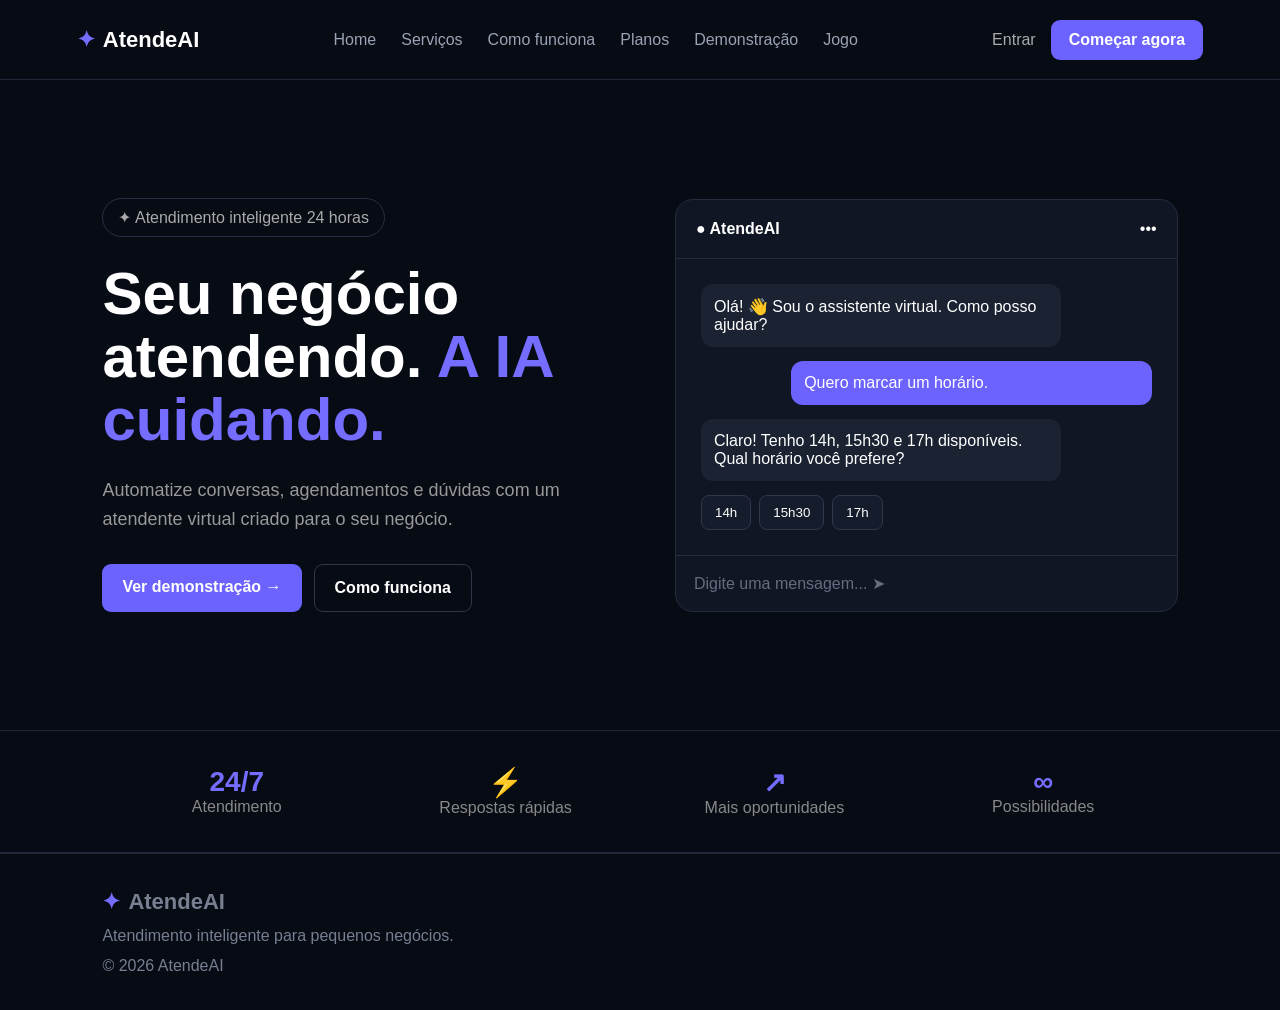
<file: index.html>
<!DOCTYPE html>
<html lang="pt-BR">

<head>
    <meta charset="UTF-8">
    <meta name="viewport" content="width=device-width, initial-scale=1.0">

    <title>AtendeAI | Atendimento Inteligente</title>

    <link rel="stylesheet" href="style.css">
</head>

<body>

<header class="navbar">

    <a href="index.html" class="logo">
        <span>✦</span> AtendeAI
    </a>

    <nav>

        <a href="index.html">Home</a>
        <a href="servicos.html">Serviços</a>
        <a href="como-funciona.html">Como funciona</a>
        <a href="planos.html">Planos</a>
        <a href="demonstracao.html">Demonstração</a>

        <a href="jogo.html">Jogo</a>
    </nav>

    <div class="nav-actions">

        <a href="login.html" class="nav-login">
            Entrar
        </a>

        <a href="cadastro.html" class="nav-button">
            Começar agora
        </a>

    </div>

</header>


<main>

<section class="hero">

    <div class="hero-text">

        <div class="badge">
            ✦ Atendimento inteligente 24 horas
        </div>

        <h1>
            Seu negócio atendendo.
            <span>A IA cuidando.</span>
        </h1>

        <p>
            Automatize conversas, agendamentos e dúvidas
            com um atendente virtual criado para o seu negócio.
        </p>

        <div class="hero-buttons">

            <a href="demonstracao.html" class="button primary">
                Ver demonstração →
            </a>

            <a href="como-funciona.html" class="button secondary">
                Como funciona
            </a>

        </div>

    </div>


    <div class="chat-card">

        <div class="chat-header">
            <strong>● AtendeAI</strong>
            <span>•••</span>
        </div>

        <div class="chat-content">

            <div class="message bot">
                Olá! 👋 Sou o assistente virtual.
                Como posso ajudar?
            </div>

            <div class="message user">
                Quero marcar um horário.
            </div>

            <div class="message bot">
                Claro! Tenho 14h, 15h30 e 17h disponíveis.
                Qual horário você prefere?
            </div>

            <div class="quick-buttons">
                <button>14h</button>
                <button>15h30</button>
                <button>17h</button>
            </div>

        </div>

        <div class="chat-input">
            Digite uma mensagem...
            <span>➤</span>
        </div>

    </div>

</section>


<section class="stats">

    <div>
        <strong>24/7</strong>
        <span>Atendimento</span>
    </div>

    <div>
        <strong>⚡</strong>
        <span>Respostas rápidas</span>
    </div>

    <div>
        <strong>↗</strong>
        <span>Mais oportunidades</span>
    </div>

    <div>
        <strong>∞</strong>
        <span>Possibilidades</span>
    </div>

</section>

</main>


<footer>

    <div class="logo">
        <span>✦</span> AtendeAI
    </div>

    <p>
        Atendimento inteligente para pequenos negócios.
    </p>

    <span>
        © 2026 AtendeAI
    </span>

</footer>

</body>
</html>
</file>
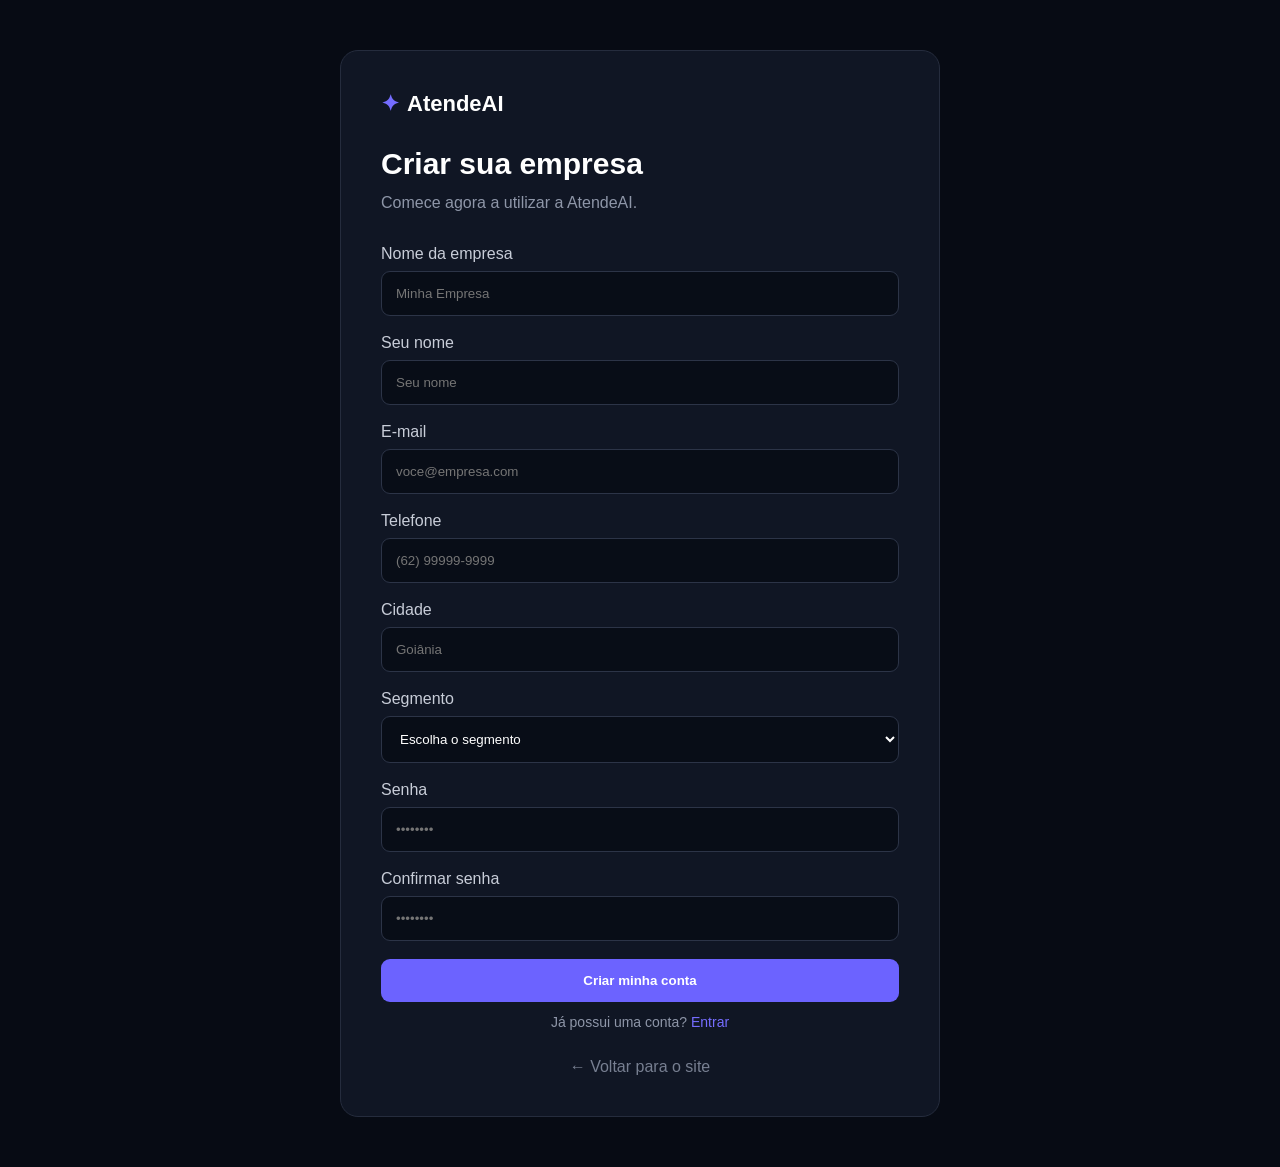
<file: cadastro.html>
<!DOCTYPE html>
<html lang="pt-BR">

<head>

    <meta charset="UTF-8">
    <meta name="viewport" content="width=device-width, initial-scale=1.0">

    <title>AtendeAI | Criar empresa</title>

    <link rel="stylesheet" href="style.css">

</head>

<body class="auth-page">


<div class="auth-card">

    <a href="index.html" class="logo">
        <span>✦</span> AtendeAI
    </a>


    <h1>
        Criar sua empresa
    </h1>

    <p>
        Comece agora a utilizar a AtendeAI.
    </p>


    <form id="cadastroForm">


        <label>
            Nome da empresa

            <input
                type="text"
                placeholder="Minha Empresa"
                required
            >

        </label>


        <label>
            Seu nome

            <input
                type="text"
                placeholder="Seu nome"
                required
            >

        </label>


        <label>
            E-mail

            <input
                type="email"
                placeholder="voce@empresa.com"
                required
            >

        </label>


        <label>
            Telefone

            <input
                type="tel"
                placeholder="(62) 99999-9999"
            >

        </label>


        <label>
            Cidade

            <input
                type="text"
                placeholder="Goiânia"
            >

        </label>


        <label>
            Segmento

            <select>

                <option value="">
                    Escolha o segmento
                </option>

                <option>
                    Barbearia
                </option>

                <option>
                    Salão de beleza
                </option>

                <option>
                    Restaurante
                </option>

                <option>
                    Loja
                </option>

                <option>
                    Clínica
                </option>

                <option>
                    Oficina
                </option>

                <option>
                    Outro
                </option>

            </select>

        </label>


        <label>
            Senha

            <input
                type="password"
                placeholder="••••••••"
                required
            >

        </label>


        <label>
            Confirmar senha

            <input
                type="password"
                placeholder="••••••••"
                required
            >

        </label>


        <button
            type="submit"
            class="button primary full"
        >
            Criar minha conta
        </button>

    </form>


    <p class="register-text">

        Já possui uma conta?

        <a href="login.html">
            Entrar
        </a>

    </p>


    <a href="index.html" class="back-site">
        ← Voltar para o site
    </a>

</div>


</body>
</html>
</file>
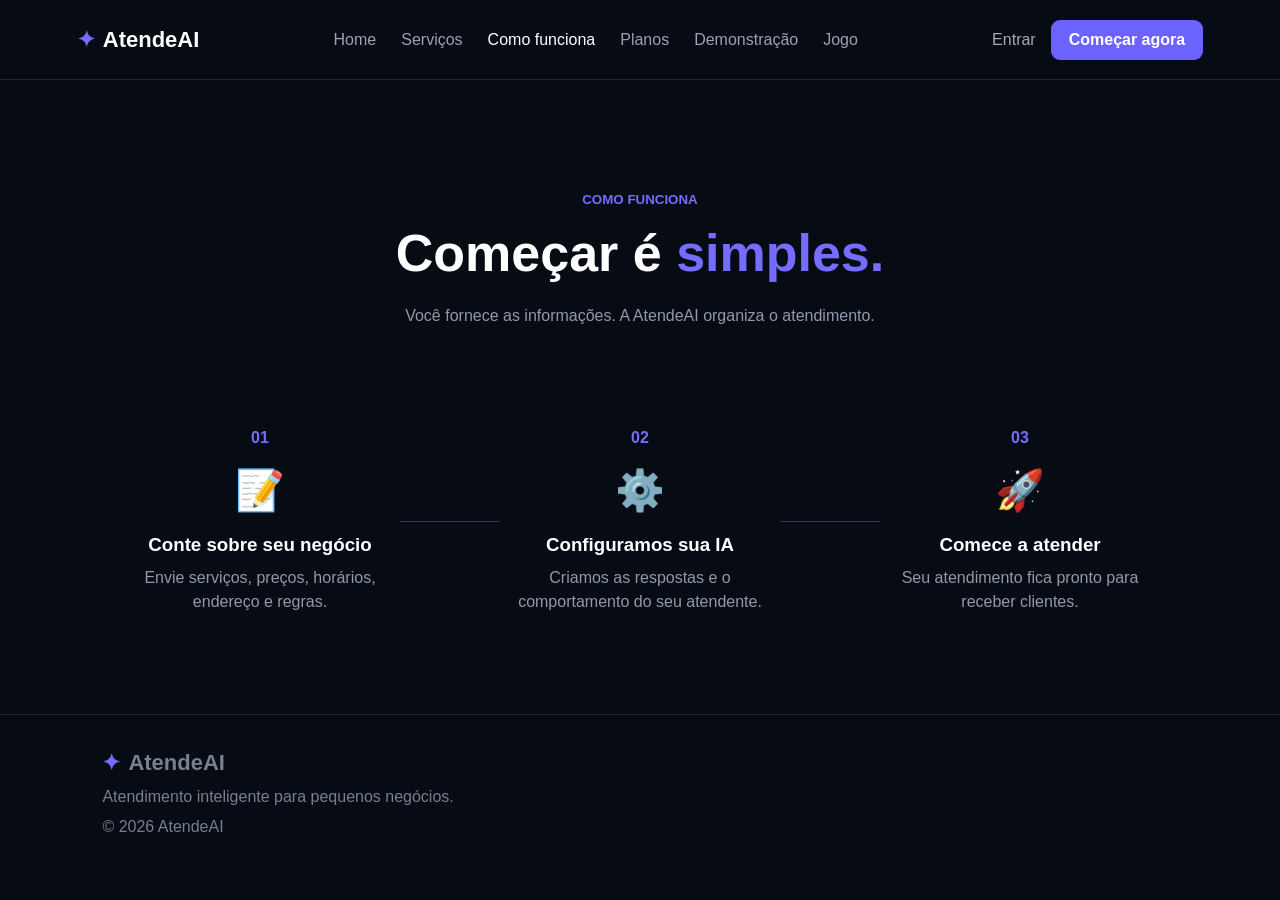
<file: como-funciona.html>
<!DOCTYPE html>
<html lang="pt-BR">

<head>

    <meta charset="UTF-8">
    <meta name="viewport" content="width=device-width, initial-scale=1.0">

    <title>AtendeAI | Como funciona</title>

    <link rel="stylesheet" href="style.css">

</head>

<body>

<header class="navbar">

    <a href="index.html" class="logo">
        <span>✦</span> AtendeAI
    </a>

    <nav>

        <a href="index.html">Home</a>
        <a href="servicos.html">Serviços</a>
        <a href="como-funciona.html" class="active">
            Como funciona
        </a>
        <a href="planos.html">Planos</a>
        <a href="demonstracao.html">Demonstração</a>

        <a href="jogo.html">Jogo</a>
    </nav>

    <div class="nav-actions">

        <a href="login.html" class="nav-login">
            Entrar
        </a>

        <a href="cadastro.html" class="nav-button">
            Começar agora
        </a>

    </div>

</header>


<main>

<section class="page-header">

    <small>COMO FUNCIONA</small>

    <h1>
        Começar é
        <span>simples.</span>
    </h1>

    <p>
        Você fornece as informações.
        A AtendeAI organiza o atendimento.
    </p>

</section>


<section class="steps">

    <div class="step">

        <span>01</span>

        <div class="step-icon">
            📝
        </div>

        <h3>
            Conte sobre seu negócio
        </h3>

        <p>
            Envie serviços, preços, horários,
            endereço e regras.
        </p>

    </div>


    <div class="line"></div>


    <div class="step">

        <span>02</span>

        <div class="step-icon">
            ⚙️
        </div>

        <h3>
            Configuramos sua IA
        </h3>

        <p>
            Criamos as respostas e o comportamento
            do seu atendente.
        </p>

    </div>


    <div class="line"></div>


    <div class="step">

        <span>03</span>

        <div class="step-icon">
            🚀
        </div>

        <h3>
            Comece a atender
        </h3>

        <p>
            Seu atendimento fica pronto para
            receber clientes.
        </p>

    </div>

</section>

</main>


<footer>

    <div class="logo">
        <span>✦</span> AtendeAI
    </div>

    <p>Atendimento inteligente para pequenos negócios.</p>

    <span>© 2026 AtendeAI</span>

</footer>

</body>
</html>
</file>
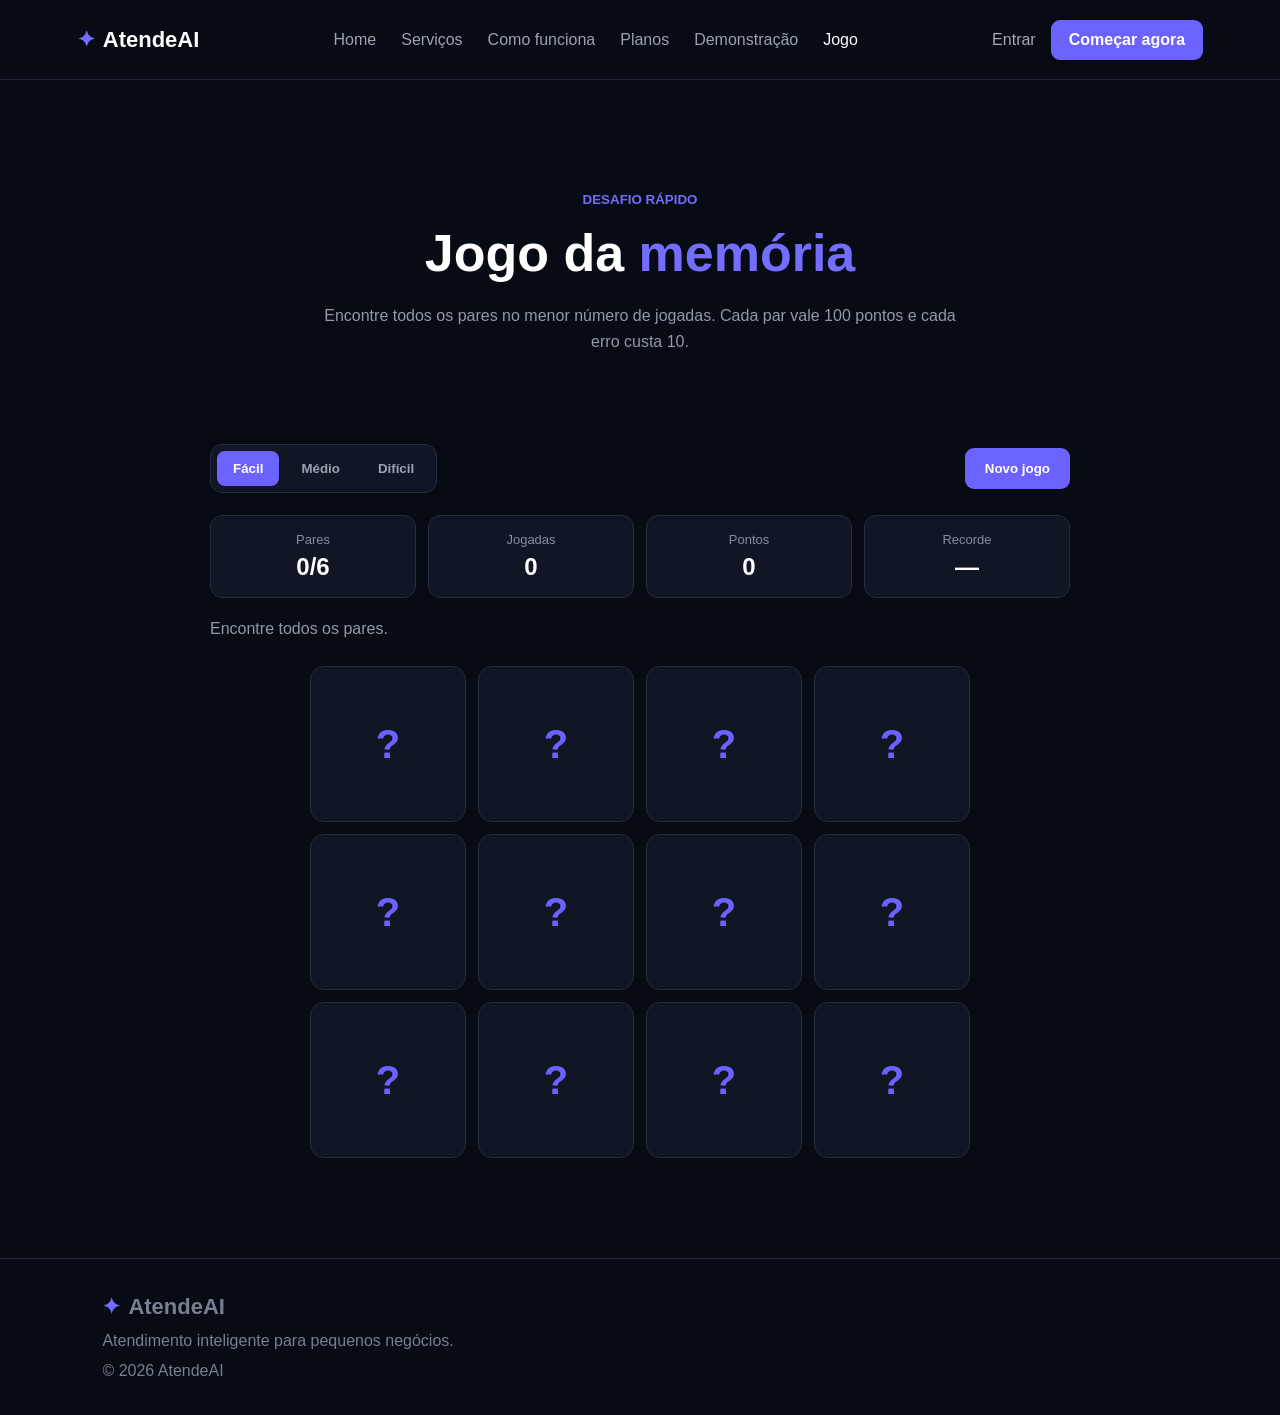
<file: jogo.html>
<!DOCTYPE html>
<html lang="pt-BR">

<head>

    <meta charset="UTF-8">
    <meta name="viewport" content="width=device-width, initial-scale=1.0">

    <title>AtendeAI | Jogo da Memória</title>

    <link rel="stylesheet" href="style.css">
    <link rel="stylesheet" href="jogo.css">

</head>

<body>

<header class="navbar">

    <a href="index.html" class="logo">
        <span>✦</span> AtendeAI
    </a>

    <nav>

        <a href="index.html">Home</a>
        <a href="servicos.html">Serviços</a>
        <a href="como-funciona.html">Como funciona</a>
        <a href="planos.html">Planos</a>
        <a href="demonstracao.html">Demonstração</a>
        <a href="jogo.html" class="active">Jogo</a>

    </nav>

    <div class="nav-actions">

        <a href="login.html" class="nav-login">
            Entrar
        </a>

        <a href="cadastro.html" class="nav-button">
            Começar agora
        </a>

    </div>

</header>


<main>

<section class="page-header">

    <small>DESAFIO RÁPIDO</small>

    <h1>Jogo da <span>memória</span></h1>

    <p>
        Encontre todos os pares no menor número de jogadas.
        Cada par vale 100 pontos e cada erro custa 10.
    </p>

</section>


<section class="game">

    <div class="game-toolbar">

        <div class="levels" id="levels">

            <button class="level-button active" data-level="facil" type="button">
                Fácil
            </button>

            <button class="level-button" data-level="medio" type="button">
                Médio
            </button>

            <button class="level-button" data-level="dificil" type="button">
                Difícil
            </button>

        </div>

        <button class="button primary new-game" id="newGame" type="button">
            Novo jogo
        </button>

    </div>


    <div class="game-stats">

        <div>
            <span>Pares</span>
            <strong id="statPairs">0/6</strong>
        </div>

        <div>
            <span>Jogadas</span>
            <strong id="statMoves">0</strong>
        </div>

        <div>
            <span>Pontos</span>
            <strong id="statPoints">0</strong>
        </div>

        <div>
            <span>Recorde</span>
            <strong id="statRecord">—</strong>
        </div>

    </div>


    <p class="game-status" id="gameStatus" role="status">
        Escolha um nível e comece a jogar.
    </p>


    <div class="board" id="board"></div>

</section>

</main>


<footer>

    <div class="logo">
        <span>✦</span> AtendeAI
    </div>

    <p>
        Atendimento inteligente para pequenos negócios.
    </p>

    <span>
        © 2026 AtendeAI
    </span>

</footer>


<script src="jogo.js"></script>

</body>
</html>
</file>
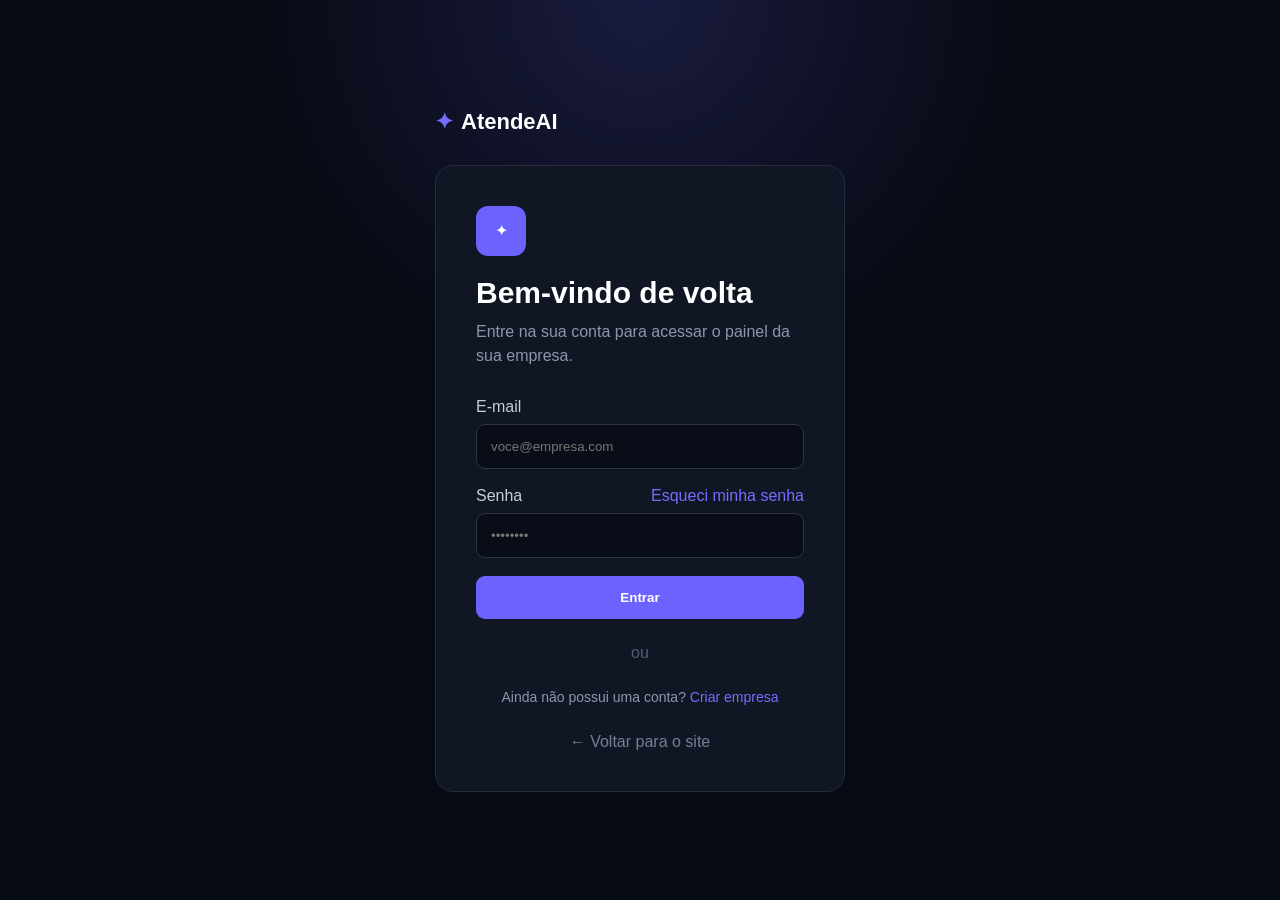
<file: login.html>
<!DOCTYPE html>
<html lang="pt-BR">

<head>

    <meta charset="UTF-8">
    <meta name="viewport" content="width=device-width, initial-scale=1.0">

    <title>AtendeAI | Login</title>

    <link rel="stylesheet" href="style.css">

</head>

<body class="login-page">


<div class="login-container">


    <div class="login-brand">

        <a href="index.html" class="logo">
            <span>✦</span> AtendeAI
        </a>

    </div>


    <div class="login-card">

        <div class="login-icon">
            ✦
        </div>

        <h1>
            Bem-vindo de volta
        </h1>

        <p>
            Entre na sua conta para acessar
            o painel da sua empresa.
        </p>


        <form id="loginForm">

            <label>
                E-mail

                <input
                    type="email"
                    id="email"
                    placeholder="voce@empresa.com"
                    required
                >

            </label>


            <label>

                <div class="password-label">

                    <span>Senha</span>

                    <a href="#">
                        Esqueci minha senha
                    </a>

                </div>

                <input
                    type="password"
                    id="senha"
                    placeholder="••••••••"
                    required
                >

            </label>


            <button
                type="submit"
                class="button primary full"
            >
                Entrar
            </button>

        </form>


        <div class="login-divider">
            <span>ou</span>
        </div>


        <p class="register-text">

            Ainda não possui uma conta?

            <a href="cadastro.html">
                Criar empresa
            </a>

        </p>


        <a href="index.html" class="back-site">
            ← Voltar para o site
        </a>

    </div>

</div>


<script src="script.js"></script>

</body>
</html>
</file>
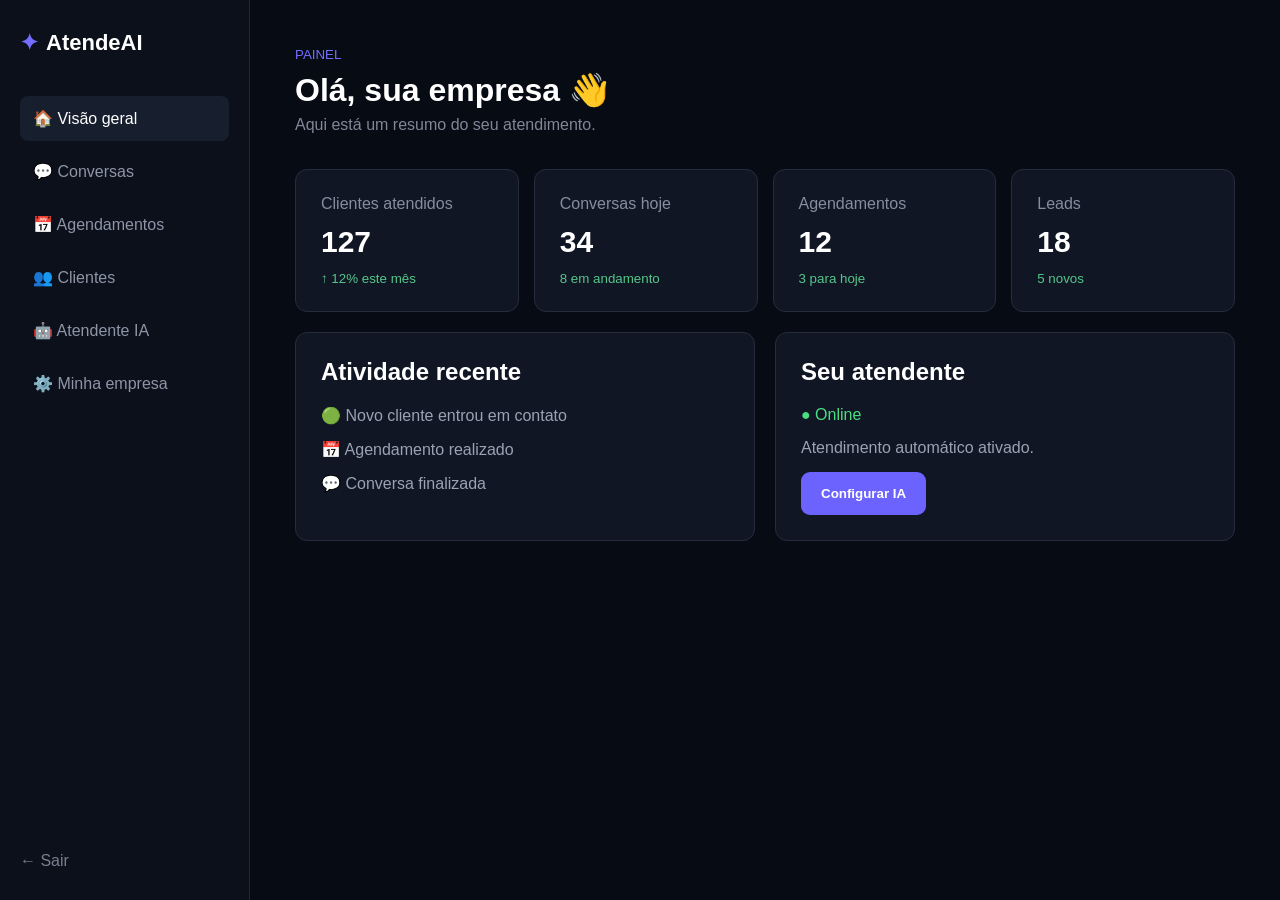
<file: painel.html>
<!DOCTYPE html>
<html lang="pt-BR">

<head>

    <meta charset="UTF-8">
    <meta name="viewport" content="width=device-width, initial-scale=1.0">

    <title>AtendeAI | Painel</title>

    <link rel="stylesheet" href="style.css">

</head>

<body class="dashboard-page">


<aside class="sidebar">

    <a href="index.html" class="logo">
        <span>✦</span> AtendeAI
    </a>


    <nav class="dashboard-menu">

        <a href="painel.html" class="active">
            🏠 Visão geral
        </a>

        <a href="#">
            💬 Conversas
        </a>

        <a href="#">
            📅 Agendamentos
        </a>

        <a href="#">
            👥 Clientes
        </a>

        <a href="#">
            🤖 Atendente IA
        </a>

        <a href="#">
            ⚙️ Minha empresa
        </a>

    </nav>


    <div class="sidebar-bottom">

        <a href="index.html">
            ← Sair
        </a>

    </div>

</aside>


<main class="dashboard-main">


<header class="dashboard-header">

    <div>

        <small>PAINEL</small>

        <h1>
            Olá, sua empresa 👋
        </h1>

        <p>
            Aqui está um resumo do seu atendimento.
        </p>

    </div>

</header>


<section class="metrics">


    <div class="metric">

        <span>Clientes atendidos</span>

        <strong>127</strong>

        <small>
            ↑ 12% este mês
        </small>

    </div>


    <div class="metric">

        <span>Conversas hoje</span>

        <strong>34</strong>

        <small>
            8 em andamento
        </small>

    </div>


    <div class="metric">

        <span>Agendamentos</span>

        <strong>12</strong>

        <small>
            3 para hoje
        </small>

    </div>


    <div class="metric">

        <span>Leads</span>

        <strong>18</strong>

        <small>
            5 novos
        </small>

    </div>


</section>


<section class="dashboard-panels">


    <div class="panel">

        <h2>
            Atividade recente
        </h2>

        <p>
            🟢 Novo cliente entrou em contato
        </p>

        <p>
            📅 Agendamento realizado
        </p>

        <p>
            💬 Conversa finalizada
        </p>

    </div>


    <div class="panel">

        <h2>
            Seu atendente
        </h2>

        <div class="status-online">
            ● Online
        </div>

        <p>
            Atendimento automático ativado.
        </p>

        <button class="button primary">
            Configurar IA
        </button>

    </div>


</section>


</main>

</body>
</html>
</file>
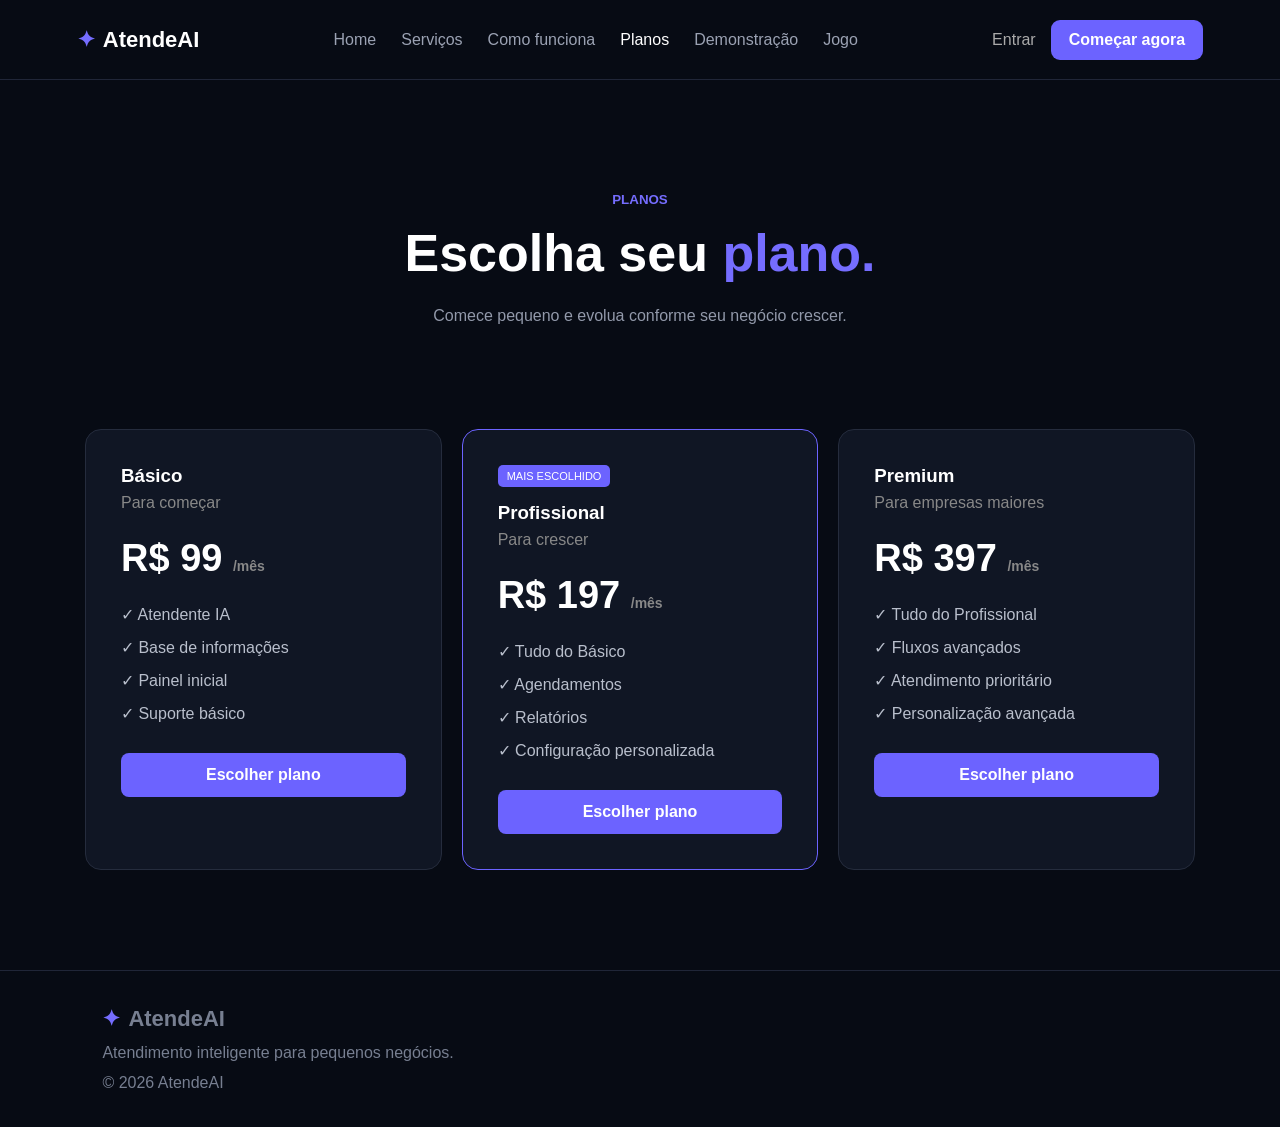
<file: planos.html>
<!DOCTYPE html>
<html lang="pt-BR">

<head>

    <meta charset="UTF-8">
    <meta name="viewport" content="width=device-width, initial-scale=1.0">

    <title>AtendeAI | Planos</title>

    <link rel="stylesheet" href="style.css">

</head>

<body>

<header class="navbar">

    <a href="index.html" class="logo">
        <span>✦</span> AtendeAI
    </a>

    <nav>

        <a href="index.html">Home</a>
        <a href="servicos.html">Serviços</a>
        <a href="como-funciona.html">Como funciona</a>
        <a href="planos.html" class="active">Planos</a>
        <a href="demonstracao.html">Demonstração</a>

        <a href="jogo.html">Jogo</a>
    </nav>

    <div class="nav-actions">

        <a href="login.html" class="nav-login">
            Entrar
        </a>

        <a href="cadastro.html" class="nav-button">
            Começar agora
        </a>

    </div>

</header>


<main>

<section class="page-header">

    <small>PLANOS</small>

    <h1>
        Escolha seu
        <span>plano.</span>
    </h1>

    <p>
        Comece pequeno e evolua conforme seu negócio crescer.
    </p>

</section>


<section class="plans">


    <div class="plan">

        <h3>Básico</h3>

        <p>Para começar</p>

        <strong>
            R$ 99
            <small>/mês</small>
        </strong>

        <ul>
            <li>✓ Atendente IA</li>
            <li>✓ Base de informações</li>
            <li>✓ Painel inicial</li>
            <li>✓ Suporte básico</li>
        </ul>

        <a href="cadastro.html" class="plan-button">
            Escolher plano
        </a>

    </div>


    <div class="plan featured">

        <div class="popular">
            MAIS ESCOLHIDO
        </div>

        <h3>Profissional</h3>

        <p>Para crescer</p>

        <strong>
            R$ 197
            <small>/mês</small>
        </strong>

        <ul>
            <li>✓ Tudo do Básico</li>
            <li>✓ Agendamentos</li>
            <li>✓ Relatórios</li>
            <li>✓ Configuração personalizada</li>
        </ul>

        <a href="cadastro.html" class="plan-button">
            Escolher plano
        </a>

    </div>


    <div class="plan">

        <h3>Premium</h3>

        <p>Para empresas maiores</p>

        <strong>
            R$ 397
            <small>/mês</small>
        </strong>

        <ul>
            <li>✓ Tudo do Profissional</li>
            <li>✓ Fluxos avançados</li>
            <li>✓ Atendimento prioritário</li>
            <li>✓ Personalização avançada</li>
        </ul>

        <a href="cadastro.html" class="plan-button">
            Escolher plano
        </a>

    </div>


</section>

</main>


<footer>

    <div class="logo">
        <span>✦</span> AtendeAI
    </div>

    <p>Atendimento inteligente para pequenos negócios.</p>

    <span>© 2026 AtendeAI</span>

</footer>

</body>
</html>
</file>
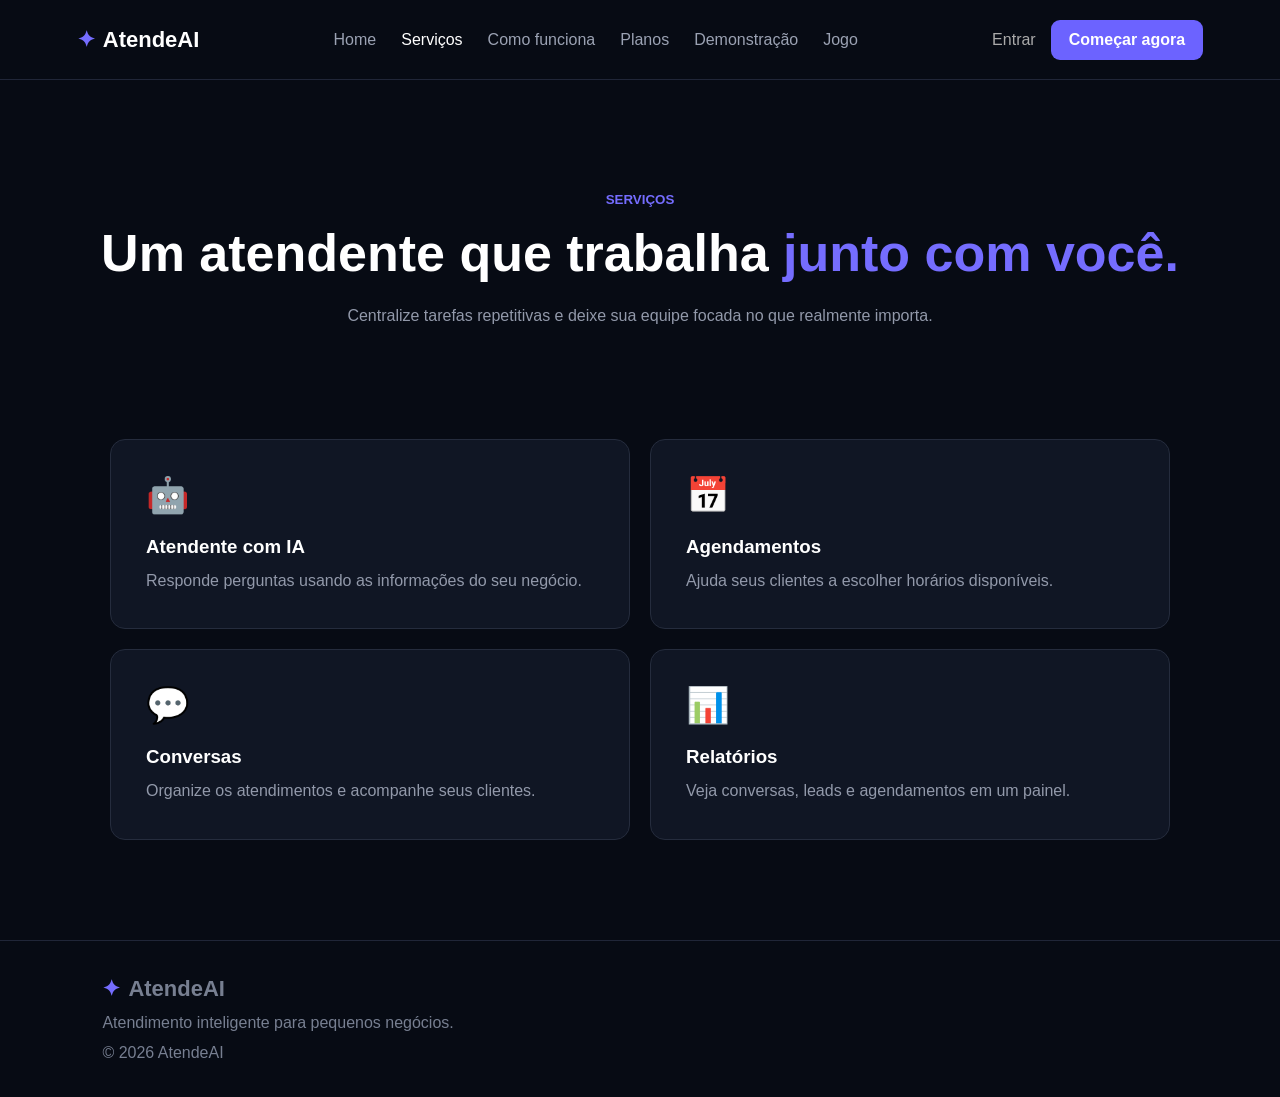
<file: servicos.html>
<!DOCTYPE html>
<html lang="pt-BR">

<head>

    <meta charset="UTF-8">
    <meta name="viewport" content="width=device-width, initial-scale=1.0">

    <title>AtendeAI | Serviços</title>

    <link rel="stylesheet" href="style.css">

</head>

<body>

<header class="navbar">

    <a href="index.html" class="logo">
        <span>✦</span> AtendeAI
    </a>

    <nav>
        <a href="index.html">Home</a>
        <a href="servicos.html" class="active">Serviços</a>
        <a href="como-funciona.html">Como funciona</a>
        <a href="planos.html">Planos</a>
        <a href="demonstracao.html">Demonstração</a>
        <a href="jogo.html">Jogo</a>
    </nav>

    <div class="nav-actions">

        <a href="login.html" class="nav-login">
            Entrar
        </a>

        <a href="cadastro.html" class="nav-button">
            Começar agora
        </a>

    </div>

</header>


<main>

<section class="page-header">

    <small>SERVIÇOS</small>

    <h1>
        Um atendente que trabalha
        <span>junto com você.</span>
    </h1>

    <p>
        Centralize tarefas repetitivas e deixe sua equipe
        focada no que realmente importa.
    </p>

</section>


<section class="services">

    <div class="service-card">

        <div class="service-icon">🤖</div>

        <h3>Atendente com IA</h3>

        <p>
            Responde perguntas usando as informações
            do seu negócio.
        </p>

    </div>


    <div class="service-card">

        <div class="service-icon">📅</div>

        <h3>Agendamentos</h3>

        <p>
            Ajuda seus clientes a escolher horários
            disponíveis.
        </p>

    </div>


    <div class="service-card">

        <div class="service-icon">💬</div>

        <h3>Conversas</h3>

        <p>
            Organize os atendimentos e acompanhe
            seus clientes.
        </p>

    </div>


    <div class="service-card">

        <div class="service-icon">📊</div>

        <h3>Relatórios</h3>

        <p>
            Veja conversas, leads e agendamentos
            em um painel.
        </p>

    </div>

</section>

</main>


<footer>

    <div class="logo">
        <span>✦</span> AtendeAI
    </div>

    <p>Atendimento inteligente para pequenos negócios.</p>

    <span>© 2026 AtendeAI</span>

</footer>

</body>
</html>
</file>
<file: style.css>
* {
    margin: 0;
    padding: 0;
    box-sizing: border-box;
}

body {
    font-family: Arial, Helvetica, sans-serif;
    background: #070b14;
    color: #fff;
}

a {
    text-decoration: none;
    color: inherit;
}

button,
input,
select {
    font-family: inherit;
}

.navbar {
    height: 80px;
    padding: 0 6%;

    display: flex;
    align-items: center;
    justify-content: space-between;

    border-bottom: 1px solid #202638;

    background: #070b14;
}

.logo {
    display: flex;
    align-items: center;
    gap: 8px;

    font-size: 22px;
    font-weight: 800;
}

.logo span {
    color: #756dff;
}

.navbar nav {
    display: flex;
    gap: 25px;
}

.navbar nav a {
    color: #9ba2b3;
    transition: .2s;
}

.navbar nav a:hover,
.navbar nav .active {
    color: #fff;
}

.nav-actions {
    display: flex;
    align-items: center;
    gap: 15px;
}

.nav-login {
    color: #aaa;
}

.nav-button {
    padding: 11px 18px;

    border-radius: 9px;

    background: #6c63ff;

    font-weight: 700;
}

.hero {
    min-height: 650px;

    padding: 100px 8%;

    display: grid;
    grid-template-columns: 1fr 1fr;
    align-items: center;
    gap: 70px;
}

.hero-text {
    max-width: 650px;
}

.badge {
    display: inline-block;

    padding: 9px 15px;

    border: 1px solid #292f43;
    border-radius: 30px;

    color: #aaa;
}

.hero h1 {
    margin-top: 25px;

    font-size: 60px;
    line-height: 1.05;
}

.hero h1 span,
.page-header h1 span,
.demo-info h2 span {
    color: #756dff;
}

.hero-text p {
    margin-top: 25px;

    color: #999;

    font-size: 18px;
    line-height: 1.6;
}

.hero-buttons {
    display: flex;
    gap: 12px;
    margin-top: 30px;
}

.button {
    display: inline-block;

    padding: 14px 20px;

    border-radius: 9px;

    border: none;

    cursor: pointer;

    font-weight: 700;
}

.primary {
    background: #6c63ff;
    color: white;
}

.secondary {
    border: 1px solid #303647;
    color: white;
    background: transparent;
}

.chat-card,
.demo-chat {
    background: #101624;

    border: 1px solid #252c3d;

    border-radius: 18px;

    overflow: hidden;
}

.chat-header {
    padding: 20px;

    display: flex;
    justify-content: space-between;

    border-bottom: 1px solid #252c3d;
}

.chat-content {
    padding: 25px;
}

.message {
    max-width: 80%;

    padding: 13px;

    margin-bottom: 14px;

    border-radius: 12px;
}

.message.bot {
    background: #1b2232;
}

.message.user {
    margin-left: auto;
    background: #6c63ff;
}

.quick-buttons,
.demo-buttons {
    display: flex;
    flex-wrap: wrap;
    gap: 8px;
}

.quick-buttons button,
.demo-buttons button {
    padding: 9px 13px;

    border: 1px solid #30384b;
    border-radius: 8px;

    background: #151c2b;

    color: white;

    cursor: pointer;
}

.chat-input {
    padding: 18px;

    color: #656d80;

    border-top: 1px solid #252c3d;
}

.stats {
    padding: 35px 8%;

    display: grid;
    grid-template-columns: repeat(4, 1fr);

    border-top: 1px solid #202638;
    border-bottom: 1px solid #202638;
}

.stats div {
    text-align: center;
}

.stats strong {
    display: block;
    font-size: 28px;
    color: #756dff;
}

.stats span {
    color: #888;
}

.page-header {
    padding: 110px 20px 60px;

    text-align: center;
}

.page-header small {
    color: #756dff;
    font-weight: bold;
}

.page-header h1 {
    margin-top: 15px;

    font-size: 52px;
}

.page-header p {
    max-width: 650px;

    margin: 20px auto;

    color: #9299aa;

    line-height: 1.6;
}

.services {
    max-width: 1100px;

    margin: auto;

    padding: 30px 20px 100px;

    display: grid;

    grid-template-columns: repeat(2, 1fr);

    gap: 20px;
}

.service-card {
    padding: 35px;

    background: #101624;

    border: 1px solid #252c3d;

    border-radius: 15px;
}

.service-icon {
    font-size: 35px;
}

.service-card h3 {
    margin-top: 20px;
}

.service-card p {
    margin-top: 10px;

    color: #9299aa;

    line-height: 1.6;
}

.steps {
    max-width: 1100px;

    margin: auto;

    padding: 20px 20px 100px;

    display: flex;

    align-items: center;

    justify-content: center;
}

.step {
    max-width: 280px;

    text-align: center;
}

.step > span {
    color: #756dff;
    font-weight: bold;
}

.step-icon {
    margin: 20px 0;

    font-size: 40px;
}

.step p {
    margin-top: 10px;

    color: #9299aa;

    line-height: 1.5;
}

.line {
    width: 100px;
    height: 1px;
    background: #30384b;
}

.plans {
    max-width: 1150px;

    margin: auto;

    padding: 20px 20px 100px;

    display: grid;

    grid-template-columns: repeat(3, 1fr);

    gap: 20px;
}

.plan {
    padding: 35px;

    background: #101624;

    border: 1px solid #252c3d;

    border-radius: 16px;
}

.plan.featured {
    border-color: #6c63ff;
}

.popular {
    display: inline-block;

    padding: 5px 9px;

    margin-bottom: 15px;

    background: #6c63ff;

    border-radius: 5px;

    font-size: 11px;
}

.plan p {
    color: #888;

    margin-top: 7px;
}

.plan strong {
    display: block;

    margin: 25px 0;

    font-size: 38px;
}

.plan strong small {
    font-size: 14px;
    color: #888;
}

.plan ul {
    list-style: none;

    display: grid;

    gap: 14px;

    color: #b9bfcc;
}

.plan-button {
    display: block;

    margin-top: 30px;

    padding: 13px;

    text-align: center;

    background: #6c63ff;

    border-radius: 8px;

    font-weight: bold;
}

.demo {
    max-width: 1000px;

    margin: auto;

    padding: 30px 20px 100px;

    display: grid;

    grid-template-columns: 1fr 1fr;

    gap: 50px;

    align-items: center;
}

.demo-info h2 {
    font-size: 42px;
}

.demo-info p {
    margin-top: 20px;

    color: #9299aa;

    line-height: 1.6;
}

.demo-chat {
    padding: 25px;
}

.demo-buttons {
    margin-top: 20px;
}

.login-page {
    min-height: 100vh;

    display: flex;
    align-items: center;
    justify-content: center;

    background:
        radial-gradient(
            circle at top,
            rgba(108, 99, 255, .18),
            transparent 35%
        ),
        #070b14;
}

.login-container {
    width: 100%;
    max-width: 460px;

    padding: 25px;
}

.login-brand {
    margin-bottom: 30px;
}

.login-card,
.auth-card {
    padding: 40px;

    background: #101624;

    border: 1px solid #252c3d;

    border-radius: 18px;
}

.login-icon {
    width: 50px;
    height: 50px;

    display: flex;
    align-items: center;
    justify-content: center;

    background: #6c63ff;

    border-radius: 12px;

    margin-bottom: 20px;
}

.login-card h1,
.auth-card h1 {
    font-size: 30px;
}

.login-card > p,
.auth-card > p {
    margin-top: 10px;

    color: #8e96a8;

    line-height: 1.5;
}

form {
    margin-top: 30px;
}

label {
    display: block;

    margin-bottom: 18px;

    color: #c8cdd8;
}

input,
select {
    width: 100%;

    margin-top: 8px;

    padding: 14px;

    background: #080d17;

    border: 1px solid #2c3447;

    border-radius: 9px;

    outline: none;

    color: white;
}

input:focus,
select:focus {
    border-color: #6c63ff;
}

.password-label {
    display: flex;
    justify-content: space-between;
}

.password-label a,
.register-text a {
    color: #756dff;
}

.full {
    width: 100%;
}

.login-divider {
    margin: 25px 0;

    text-align: center;

    color: #555d70;
}

.register-text {
    text-align: center;

    color: #888f9f;

    font-size: 14px;
}

.back-site {
    display: block;

    margin-top: 25px;

    text-align: center;

    color: #777f91;
}

.auth-page {
    min-height: 100vh;

    padding: 50px 20px;

    display: flex;

    justify-content: center;
}

.auth-card {
    width: 100%;
    max-width: 600px;
}

.auth-card > .logo {
    margin-bottom: 30px;
}

.dashboard-page {
    min-height: 100vh;

    display: flex;
}

.sidebar {
    width: 250px;

    padding: 30px 20px;

    border-right: 1px solid #202638;

    background: #0b101b;

    display: flex;
    flex-direction: column;
}

.dashboard-menu {
    margin-top: 40px;

    display: grid;

    gap: 8px;
}

.dashboard-menu a {
    padding: 13px;

    border-radius: 8px;

    color: #8d95a7;
}

.dashboard-menu a:hover,
.dashboard-menu .active {
    background: #171e2d;
    color: white;
}

.sidebar-bottom {
    margin-top: auto;
}

.sidebar-bottom a {
    color: #777f91;
}

.dashboard-main {
    flex: 1;

    padding: 45px;
}

.dashboard-header small {
    color: #756dff;
}

.dashboard-header h1 {
    margin-top: 8px;
}

.dashboard-header p {
    margin-top: 7px;
    color: #7f8798;
}

.metrics {
    margin-top: 35px;

    display: grid;

    grid-template-columns: repeat(4, 1fr);

    gap: 15px;
}

.metric {
    padding: 25px;

    background: #101624;

    border: 1px solid #252c3d;

    border-radius: 12px;
}

.metric span,
.metric small {
    display: block;

    color: #858d9f;
}

.metric strong {
    display: block;

    margin: 12px 0;

    font-size: 30px;
}

.metric small {
    color: #55c78a;
}

.dashboard-panels {
    margin-top: 20px;

    display: grid;

    grid-template-columns: 1fr 1fr;

    gap: 20px;
}

.panel {
    padding: 25px;

    background: #101624;

    border: 1px solid #252c3d;

    border-radius: 12px;
}

.panel h2 {
    margin-bottom: 20px;
}

.panel p {
    margin: 15px 0;

    color: #9ba2b3;
}

.status-online {
    color: #4ade80;
    margin-bottom: 15px;
}

footer {
    padding: 35px 8%;

    border-top: 1px solid #202638;

    color: #777f91;
}

footer p {
    margin: 12px 0;
}

@media (max-width: 900px) {

    .navbar nav {
        display: none;
    }

    .hero {
        grid-template-columns: 1fr;
    }

    .hero h1 {
        font-size: 45px;
    }

    .stats {
        grid-template-columns: repeat(2, 1fr);
        gap: 30px;
    }

    .services,
    .plans,
    .demo {
        grid-template-columns: 1fr;
    }

    .steps {
        flex-direction: column;
        gap: 30px;
    }

    .line {
        width: 1px;
        height: 50px;
    }

    .sidebar {
        width: 70px;
    }

    .sidebar .logo,
    .dashboard-menu a,
    .sidebar-bottom {
        font-size: 0;
    }

    .dashboard-menu a {
        text-align: center;
    }

    .metrics {
        grid-template-columns: repeat(2, 1fr);
    }
}

@media (max-width: 600px) {

    .nav-button {
        display: none;
    }

    .hero {
        padding: 70px 20px;
    }

    .hero h1 {
        font-size: 38px;
    }

    .hero-buttons {
        flex-direction: column;
    }

    .stats {
        grid-template-columns: 1fr;
    }

    .page-header h1 {
        font-size: 38px;
    }

    .login-card,
    .auth-card {
        padding: 25px;
    }

    .metrics,
    .dashboard-panels {
        grid-template-columns: 1fr;
    }

    .dashboard-main {
        padding: 25px 15px;
    }
}
</file>
<file: jogo.css>
/* Jogo da memória — estilos específicos da página jogo.html */

.game {
    max-width: 900px;

    margin: auto;

    padding: 10px 20px 100px;
}

.game-toolbar {
    display: flex;
    align-items: center;
    justify-content: space-between;
    flex-wrap: wrap;
    gap: 15px;
}

.levels {
    display: flex;
    gap: 6px;

    padding: 6px;

    background: #101624;

    border: 1px solid #252c3d;
    border-radius: 12px;
}

.level-button {
    padding: 10px 16px;

    border: none;
    border-radius: 8px;

    background: transparent;

    color: #9ba2b3;

    cursor: pointer;

    font-weight: 700;

    transition: .2s;
}

.level-button:hover {
    color: #fff;
}

.level-button.active {
    background: #6c63ff;
    color: #fff;
}

.new-game {
    padding: 13px 20px;
}

.game-stats {
    margin-top: 22px;

    display: grid;
    grid-template-columns: repeat(4, 1fr);
    gap: 12px;
}

.game-stats div {
    padding: 16px;

    background: #101624;

    border: 1px solid #252c3d;
    border-radius: 12px;

    text-align: center;
}

.game-stats span {
    display: block;

    color: #858d9f;

    font-size: 13px;
}

.game-stats strong {
    display: block;

    margin-top: 6px;

    font-size: 24px;
}

.game-status {
    margin: 22px 0;

    min-height: 24px;

    color: #9299aa;
}

.game-status.win {
    color: #55c78a;
    font-weight: 700;
}

.board {
    max-width: 660px;

    margin: auto;

    display: grid;
    grid-template-columns: repeat(var(--cols, 4), 1fr);
    gap: 12px;
}

.card {
    display: block;
    width: 100%;

    aspect-ratio: 1;

    padding: 0;

    border: none;

    background: transparent;

    cursor: pointer;

    perspective: 800px;
}

.card-inner {
    position: absolute;

    inset: 0;

    transform-style: preserve-3d;

    transition: transform .35s;
}

.card {
    position: relative;
}

.card.flipped .card-inner,
.card.matched .card-inner {
    transform: rotateY(180deg);
}

.card-face {
    position: absolute;

    inset: 0;

    display: flex;
    align-items: center;
    justify-content: center;

    border-radius: 14px;

    backface-visibility: hidden;

    font-size: clamp(22px, 6vw, 40px);
}

.card-front {
    background: #101624;

    border: 1px solid #252c3d;

    color: #6c63ff;

    font-weight: 800;
}

.card-back {
    background: #171e2d;

    border: 1px solid #3b2f9c;

    transform: rotateY(180deg);
}

.card.matched {
    cursor: default;
}

.card.matched .card-back {
    background: #12251d;

    border-color: #55c78a;
}

.card:focus-visible {
    outline: 2px solid #6c63ff;
    outline-offset: 2px;
}

@media (max-width: 600px) {

    .game-stats {
        grid-template-columns: repeat(2, 1fr);
    }

    .board {
        gap: 8px;
    }
}
</file>
